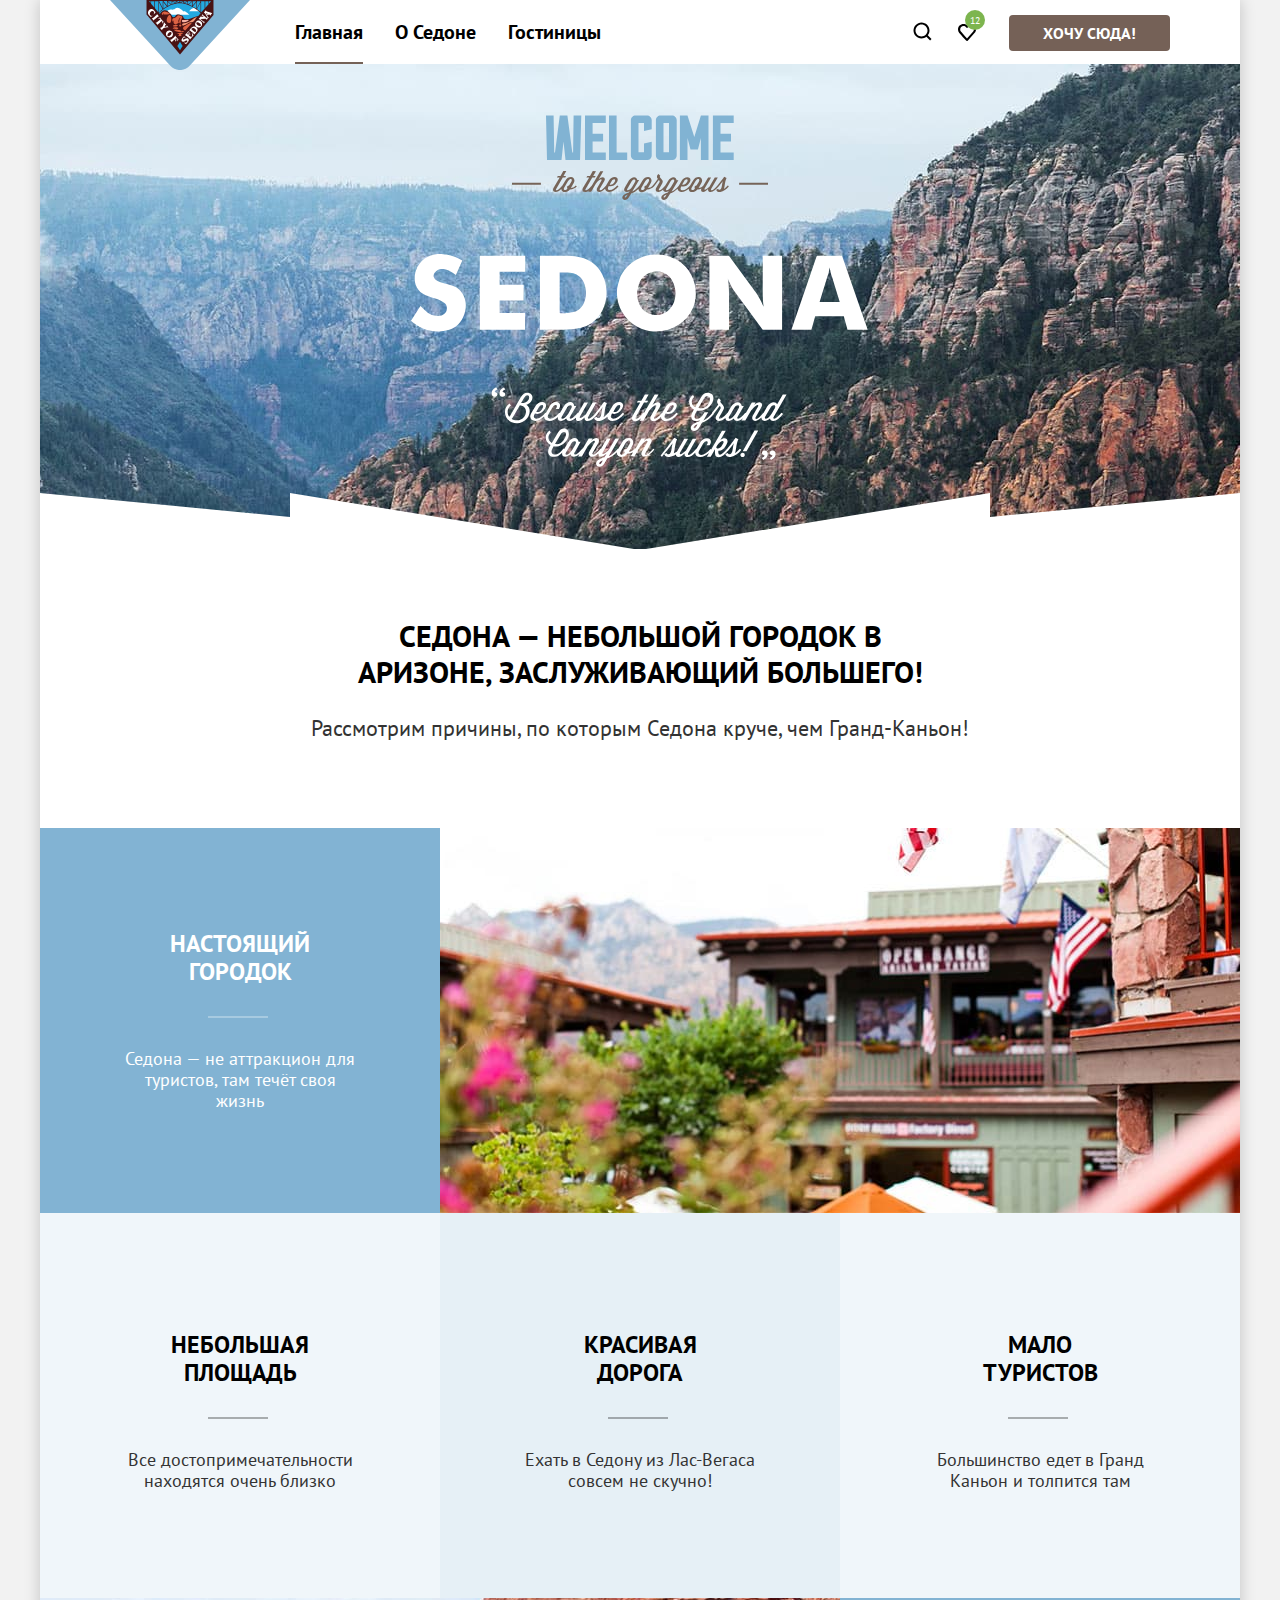
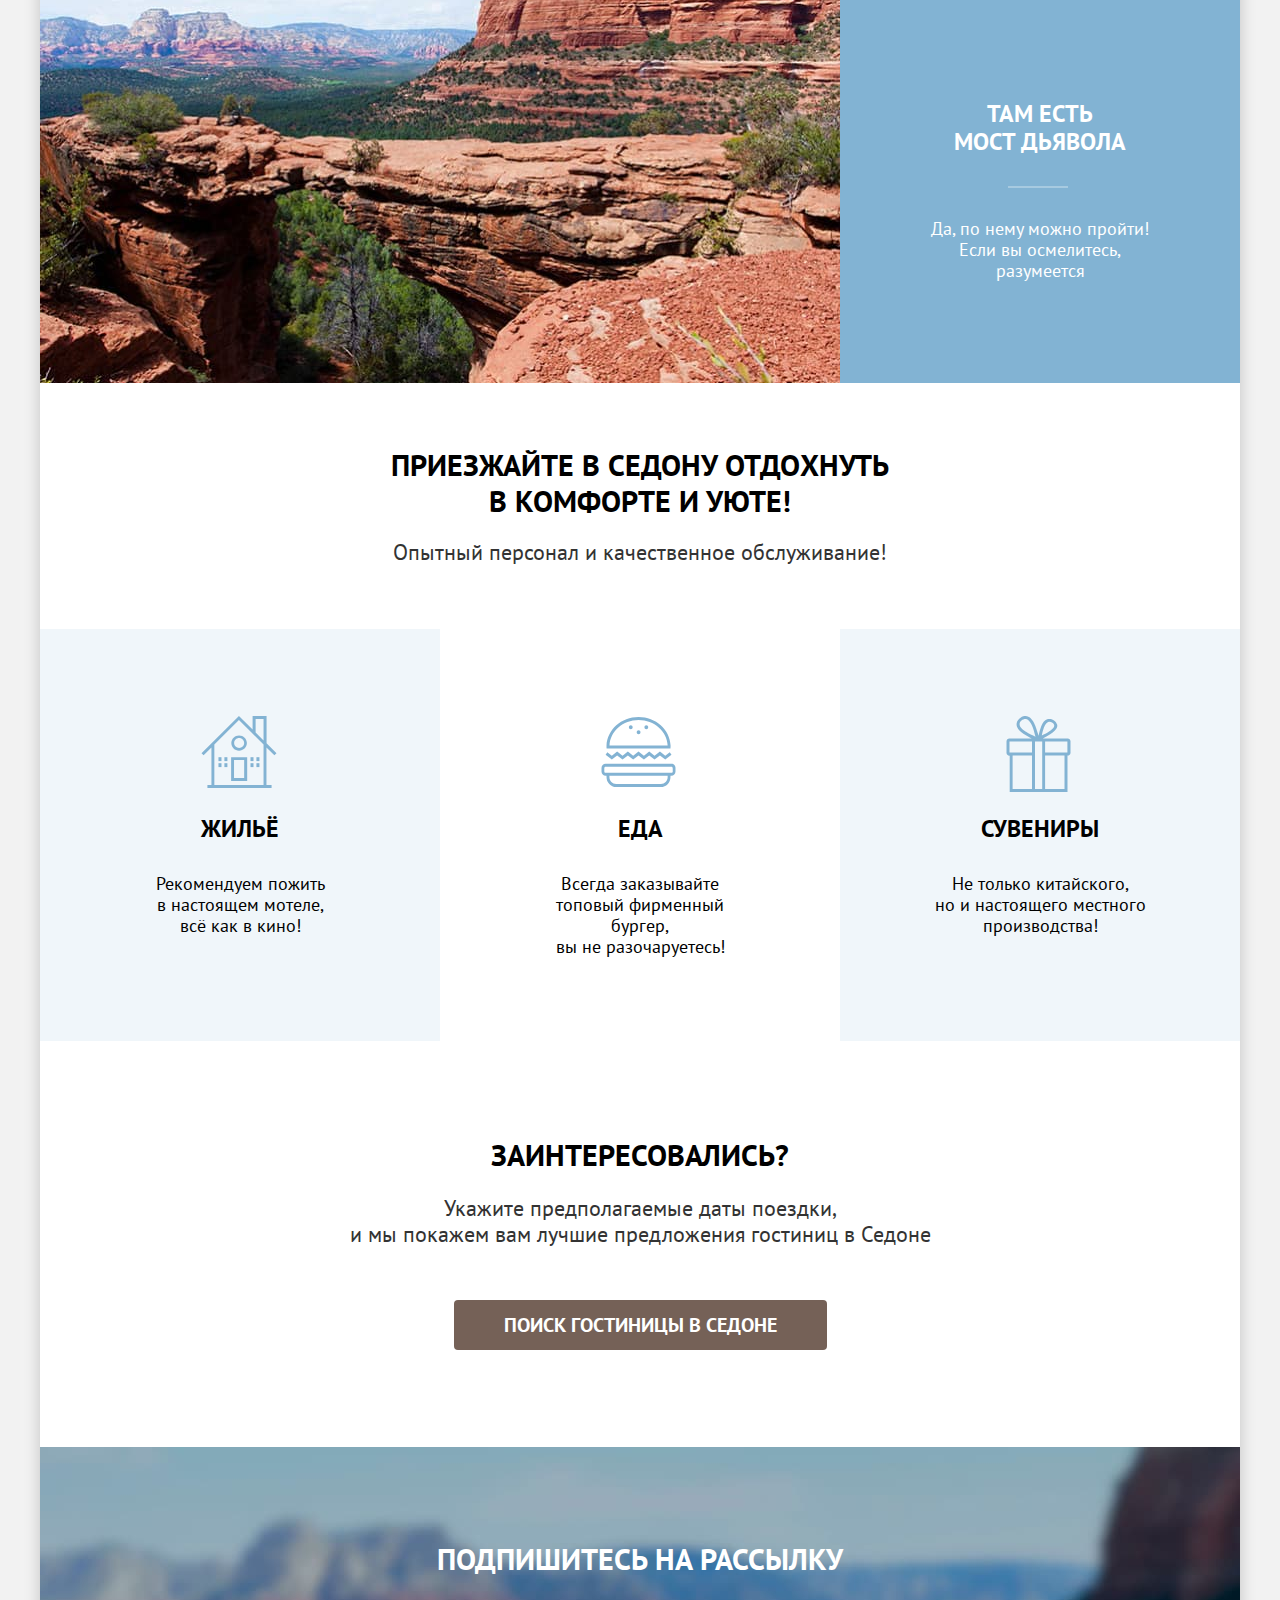
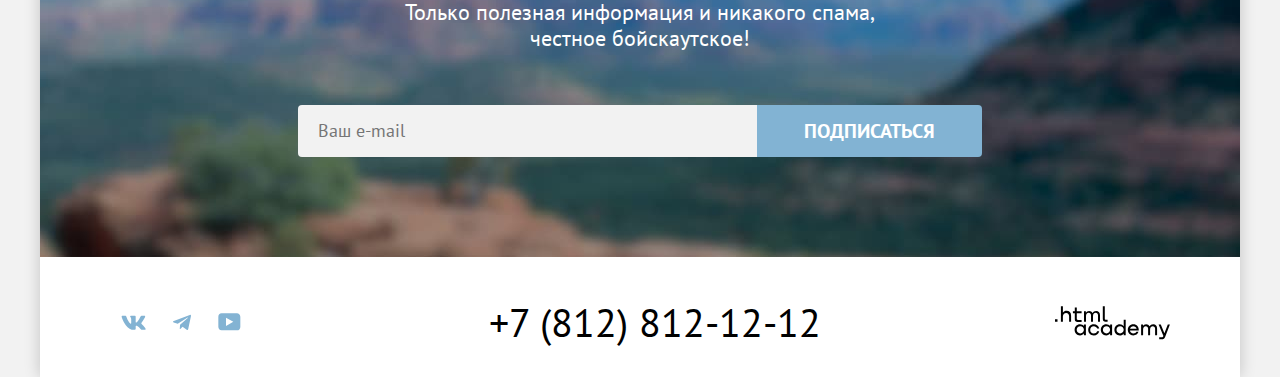
<file: index.html>
<!DOCTYPE html>
<html lang="ru">

  <head>
    <meta charset="utf-8">
    <title>HTML Academy: Седона</title>
    <link rel="stylesheet" href="styles/styles.css">
    <link rel="icon" href="favicon.ico">
    <link rel="icon" type="image/png" sizes="32x32" href="images/favicon.png">
  </head>

  <body>
    <div class="wrapper">
      <header class="page-header" data-test="header">
        <a class="navigation-logo" href="#">
          <img class="page-header-logo" src="images/header/logo.svg" alt="Логотип города Седона" width="140"
            height="70">
        </a>
        <nav class="navigation">
          <ul class="navigation-list">
            <li class="navigation-item">
              <a class="navigation-link navigation-link-current" href="#">Главная</a>
            </li>
            <li class="navigation-item">
              <a class="navigation-link" href="#">О Седоне</a>
            </li>
            <li class="navigation-item">
              <a class="navigation-link" href="catalog.html">Гостиницы</a>
            </li>
          </ul>
          <ul class="navigation-user">
            <li class="navigation-user-item">
              <a class="navigation-user-link" href="#">
                <svg class="navigation-icon" aria-hidden="true" focusable="false" xmlns="http://www.w3.org/2000/svg"
                  width="20" height="20" fill="none" viewBox="0 0 20 20">
                  <path fill="#000"
                    d="m18.5 17.008-3.7-3.68c1-1.292 1.7-2.983 1.7-4.872C16.5 4.08 12.9.5 8.5.5s-8 3.68-8 8.055c0 4.376 3.6 7.956 8 7.956 1.8 0 3.5-.597 4.9-1.69l3.7 3.679 1.4-1.492Zm-10-2.486c-3.3 0-6-2.685-6-5.967 0-3.282 2.7-5.967 6-5.967s6 2.685 6 5.967c0 3.282-2.7 5.967-6 5.967Z" />
                </svg>
                <span class="visually-hidden">Поиск</span>
              </a>
            </li>
            <li class="navigation-user-item">
              <a class="navigation-user-link" href="#">
                <svg class="navigation-icon" aria-hidden="true" focusable="false" xmlns="http://www.w3.org/2000/svg"
                  width="18" height="17" fill="none" viewBox="0 0 18 17">
                  <path fill="#000"
                    d="M8.9 17c-.3 0-.6-.1-.8-.4-5.4-6.1-6.7-7.5-7-7.9C.4 7.8 0 6.6 0 5.4 0 2.4 2.4 0 5.5 0 6.8 0 8 .5 9 1.3 10 .5 11.3 0 12.5 0c3 0 5.5 2.4 5.5 5.4 0 1.3-.5 2.5-1.3 3.4l-7 7.9c-.2.2-.4.3-.8.3Zm-6-9.5c.3.4 3.5 4 6.1 6.9l6.2-7c.5-.5.7-1.2.7-2 0-1.8-1.5-3.3-3.3-3.3-1 0-2 .5-2.7 1.3-.3.3-.6.4-.9.4-.3 0-.6-.2-.8-.4-.7-.8-1.7-1.3-2.7-1.3-1.8 0-3.3 1.5-3.3 3.3-.1.9.3 1.6.7 2.1-.1 0-.1 0 0 0Z" />
                </svg>
                <span class="visually-hidden">Избранное</span>
                <span class="favorites-icon">12</span>
              </a>
            </li>
            <li class="navigation-user-item">
              <a class="header-button" href="#search">Хочу сюда!</a>
            </li>
          </ul>
        </nav>
      </header>

      <main class="main-container main-index" data-test="main">
        <div class="page-container">
          <section class="hero" data-test="hero">
            <h1 class="visually-hidden">Седона - городок в Аризоне</h1>
            <img class="hero-img" src="images/welcome.svg"
              alt="Welcome to the gorgeous Sedona, because the Grand Canyon sucks!">
            <img class="hero-ladder" src="images/ladder.svg" alt="ladder">
          </section>
          <section class="advantages" data-test="advantages">
            <h2 class="visually-hidden">Преимущества</h2>
            <p class="lead">Седона — небольшой городок в Аризоне, заслуживающий большего!</p>
            <p class="lead-description">Рассмотрим причины, по которым Седона круче, чем Гранд-Каньон!</p>
            <ul class="advantages-list">
              <li class="advantages-item advantages-item-wide">
                <div class="advanteges-container">
                  <h3 class="advantages-title">Настоящий городок</h3>
                  <p class="advantages-description">Седона — не аттракцион для туристов, там течёт своя жизнь</p>
                </div>
                <img class="advantages-img" src="images/advantage/photo-1.jpg" alt="Дома на фоне гор" width="800"
                  height="385">
              </li>
              <li class="advantages-item">
                <div class="advanteges-container">
                  <h3 class="advantages-title advantages-title-subject">Небольшая площадь</h3>
                  <p class="advantages-description">Все достопримечательности находятся очень близко</p>
                </div>
              </li>
              <li class="advantages-item">
                <div class="advanteges-container">
                  <h3 class="advantages-title advantages-title-subject">Красивая дорога</h3>
                  <p class="advantages-description">Ехать в Седону из Лас-Вегаса совсем не скучно!</p>
                </div>
              </li>
              <li class="advantages-item">
                <div class="advanteges-container">
                  <h3 class="advantages-title advantages-title-subject">Мало туристов</h3>
                  <p class="advantages-description">Большинство едет в Гранд Каньон и толпится там</p>
                </div>
              </li>
              <li class="advantages-item advantages-item-wide">
                <img class="advantages-img" src="images/advantage/photo-2.jpg" alt="Каньон и горы" width="800"
                  height="385">
                <div class="advanteges-container">
                  <h3 class="advantages-title">Там есть<br> мост дьявола</h3>
                  <p class="advantages-description">Да, по нему можно пройти! Если вы осмелитесь, разумеется</p>
                </div>
              </li>
            </ul>
          </section>
          <section class="services">
            <h2 class="visually-hidden">Сервис</h2>
            <p class="services-lead">Приезжайте в Седону отдохнуть в комфорте и уюте!</p>
            <p class="services-lead-description">Опытный персонал и качественное обслуживание!</p>
            <ul class="services-list">
              <li class="services-item services-item-housing">
                <img class="services-img" src="images/advantage/housing.svg" alt="housing">
                <h3 class="services-title">Жильё</h3>
                <p class="services-description">Рекомендуем пожить<br> в настоящем мотеле,<br> всё как в кино!</p>
              </li>
              <li class="services-item services-item-food">
                <img class="services-img" src="images/advantage/food.svg" alt="food">
                <h3 class="services-title">Еда</h3>
                <p class="services-description">Всегда заказывайте<br> топовый фирменный бургер,<br> вы не
                  разочаруетесь!</p>
              </li>
              <li class="services-item services-item-souvenirs">
                <img class="services-img" src="images/advantage/souvenirs.svg" alt="souvenirs">
                <h3 class="services-title">Сувениры</h3>
                <p class="services-description">Не только китайского,<br> но и настоящего местного<br> производства!
                </p>
              </li>
            </ul>
          </section>
          <section class="search" data-test="search" id="search">
            <div class="search-container">
              <h2 class="search-title">Заинтересовались?</h2>
              <p class="search-description">Укажите предполагаемые даты поездки,<br> и мы покажем вам лучшие предложения
                гостиниц в Седоне</p>
              <a class="search-button" href="#">поиск гостиницы в седоне</a>
            </div>
          </section>
          <section class="subscribe subscribe-theme-custom" data-test="subscribe">
            <h2 class="subscribe-title">Подпишитесь на рассылку</h2>
            <p class="subscribe-description">Только полезная информация и никакого спама, честное бойскаутское!</p>
            <form class="subscribe-form" action="https://echo.htmlacademy.ru/" method="post">
              <p class="subscribe-form-name">
                <label class="visually-hidden" for="user-email">Ваш e-mail</label>
                <input type="text" id="user-email" name="user-email" placeholder="Ваш e-mail" required>
                <button class="subscribe-button" type="submit">Подписаться</button>
              </p>
            </form>
          </section>
        </div>
      </main>

      <footer class="page-footer" data-test="footer">
        <ul class="footer-social-list">
          <li class="footer-social-item">
            <a class="footer-social-link" href="https://vk.com/htmlacademy">
              <span class="visually-hidden">Vkontakte</span>
              <svg xmlns="http://www.w3.org/2000/svg" width="25" height="15" fill="none" viewBox="0 0 25 15">
                <path fill="currentColor" fill-rule="evenodd"
                  d="M24.116 1.804c.166-.546 0-.948-.795-.948h-2.625c-.668 0-.976.347-1.143.73 0 0-1.335 3.196-3.226 5.272-.612.602-.89.793-1.224.793-.167 0-.418-.19-.418-.738V1.804c0-.656-.184-.948-.74-.948H9.817c-.417 0-.668.304-.668.593 0 .621.946.765 1.043 2.513V7.76c0 .833-.153.984-.487.984-.89 0-3.055-3.21-4.34-6.885-.249-.715-.5-1.003-1.172-1.003H1.566c-.75 0-.9.347-.9.73 0 .682.89 4.07 4.145 8.551 2.17 3.06 5.225 4.72 8.008 4.72 1.67 0 1.875-.369 1.875-1.004V11.54c0-.737.158-.884.687-.884.39 0 1.057.192 2.615 1.667 1.78 1.75 2.073 2.533 3.075 2.533h2.625c.75 0 1.126-.368.91-1.096-.238-.724-1.088-1.775-2.215-3.022-.612-.71-1.53-1.475-1.809-1.858-.389-.49-.278-.71 0-1.147 0 0 3.2-4.426 3.533-5.929h.001Z"
                  clip-rule="evenodd" />
              </svg>
            </a>
          </li>
          <li class="footer-social-item">
            <a class="footer-social-link" href="https://t.me/htmlacademy">
              <span class="visually-hidden">Telegram</span>
              <svg xmlns="http://www.w3.org/2000/svg" width="18" height="16" fill="none" viewBox="0 0 18 16">
                <path fill="currentColor"
                  d="M16.785.956.84 7.104C-.248 7.541-.24 8.148.64 8.42l4.094 1.277 9.472-5.976c.448-.272.857-.126.52.173l-7.673 6.925H7.05l.002.001-.283 4.22c.414 0 .597-.19.829-.414l1.988-1.934 4.136 3.055c.762.42 1.31.205 1.5-.706l2.715-12.795c.278-1.114-.425-1.618-1.153-1.29Z" />
              </svg>
            </a>
          <li class="footer-social-item">
            <a class="footer-social-link" href="https://www.youtube.com/user/htmlacademyru">
              <span class="visually-hidden">Youtube</span>
              <svg xmlns="http://www.w3.org/2000/svg" width="23" height="18" fill="none" viewBox="0 0 23 18">
                <path fill="currentColor"
                  d="M18.94.356H3.507C1.647.356.333 1.95.333 3.756V13.85c0 1.913 1.314 3.506 3.174 3.506H19.16c1.642 0 3.174-1.593 3.174-3.4v-10.2c-.219-1.806-1.532-3.4-3.393-3.4ZM7.995 12.894V4.819l7.333 4.037-7.333 4.038Z" />
              </svg>
            </a>
          </li>
        </ul>
        <a class="footer-phone" href="tel:+78128121212">+7 (812) 812-12-12</a>
        <a class="copyright" href="https://htmlacademy.ru/">
          <span class="visually-hidden">Логотип htmlacademy</span>
          <svg xmlns="http://www.w3.org/2000/svg" width="115" height="34" fill="none" viewBox="0 0 115 34">
            <path fill="currentColor"
              d="M0 13.256v2.6h2.5v-2.6H0ZM11.6 4.856c-1.6 0-2.8.7-3.6 1.7h-.1v-6.2h-2v15.5h2v-5.3c0-2.1 1.3-3.6 3.3-3.6 1.8 0 2.9 1.4 2.9 3.2v5.7h2v-6.1c.1-3-1.8-4.9-4.5-4.9ZM26.6 5.156h-4.8v-3.7h-2v3.8h-1.9v2h1.9v6c0 1.7 1 2.7 2.7 2.7h4.1v-2h-3.7c-.7 0-1.1-.4-1.1-1.1v-5.7h4.8v-2ZM41.1 4.956c-1.6 0-2.9.8-3.5 2.1h-.1c-.6-1.2-1.8-2.1-3.4-2.1-1.4 0-2.5.8-3.1 1.8h-.1v-1.6H29v10.6h2v-5.4c0-2 1-3.5 2.6-3.5 1.5 0 2.4 1 2.4 2.6v6.3h2v-5.6c0-2.4 1.4-3.3 2.6-3.3 1.5 0 2.4 1 2.4 2.6v6.3h2v-6.5c.1-2.5-1.4-4.3-3.9-4.3ZM47.8 13.056c0 1.7 1 2.7 2.8 2.7h2v-2h-1.7c-.7 0-1.1-.4-1.1-1.1V.356h-2v12.7ZM28.9 20.056c-.9-1.1-2.2-1.8-3.9-1.8-3.1 0-5.4 2.3-5.4 5.6s2.3 5.6 5.4 5.6c1.8 0 3-.8 3.8-1.9h.1v1.6h2v-10.6h-2v1.5Zm-3.6 7.4c-2.2 0-3.6-1.6-3.6-3.6s1.4-3.6 3.6-3.6 3.6 1.6 3.6 3.6c0 1.9-1.4 3.6-3.6 3.6ZM44.2 22.356c-.5-2.4-2.6-4.1-5.4-4.1-3.4 0-5.6 2.5-5.6 5.6 0 3.1 2.2 5.6 5.6 5.6 2.8 0 4.9-1.8 5.4-4.2h-2.1c-.4 1.3-1.7 2.3-3.3 2.3-2.2 0-3.6-1.6-3.6-3.6s1.4-3.6 3.6-3.6c1.6 0 2.8 1 3.3 2.2h2.1v-.2ZM55.1 20.056c-.9-1.1-2.2-1.8-3.9-1.8-3.1 0-5.4 2.3-5.4 5.6s2.3 5.6 5.4 5.6c1.8 0 3-.8 3.8-1.9h.1v1.6h2v-10.6h-2v1.5Zm-3.6 7.4c-2.2 0-3.6-1.6-3.6-3.6s1.4-3.6 3.6-3.6 3.6 1.6 3.6 3.6c0 1.9-1.5 3.6-3.6 3.6ZM68.7 20.156c-.9-1.1-2.2-1.9-3.9-1.9-3.1 0-5.4 2.3-5.4 5.6s2.2 5.6 5.4 5.6c1.7 0 3-.8 3.8-1.8h.1v1.5h2v-15.4h-2v6.4Zm-3.6 7.3c-2.2 0-3.6-1.6-3.6-3.6s1.4-3.6 3.6-3.6 3.6 1.6 3.6 3.6c-.1 2-1.5 3.6-3.6 3.6ZM78.3 18.256c-3.3 0-5.5 2.5-5.5 5.6 0 3 2.1 5.6 5.5 5.6 2.5 0 4.5-1.3 5.2-3.6h-2.1c-.5 1-1.6 1.6-3 1.6-1.9 0-3.3-1.3-3.4-2.9h8.8c.2-3.6-2-6.3-5.5-6.3Zm0 1.9c1.7 0 3 1 3.3 2.6h-6.5c.3-1.5 1.5-2.6 3.2-2.6ZM98.2 18.256c-1.6 0-2.9.8-3.6 2h-.1c-.6-1.2-1.8-2-3.4-2-1.4 0-2.5.7-3.1 1.8v-1.5h-1.9v10.6h2v-5.4c0-2 1-3.4 2.6-3.5 1.5 0 2.4 1 2.4 2.6v6.3h2v-5.6c0-2.4 1.4-3.3 2.6-3.3 1.5 0 2.4 1 2.4 2.6v6.3h2v-6.5c.1-2.6-1.4-4.4-3.9-4.4ZM109.4 27.356l-3.6-8.9h-2.2l4.8 11.6c-.3.9-.7 1.2-1.7 1.2h-2.5v2h2.5c1.8 0 2.8-.8 3.5-2.6l4.7-12.2h-2.1l-3.4 8.9Z" />
          </svg>
        </a>
      </footer>
    </div>

    <div class="modal-container modal-container-close">
      <div class="modal modal-search">
        <button class="modal-close-button" type="button">
          <span class="visually-hidden">Закрыть</span>
        </button>
        <section class="modal-content">
          <h2 class="modal-title">Поиск гостиницы в Седоне</h2>
          <form class="search-form" action="https://echo.htmlacademy.ru/" method="post">
            <p class="field-group">
              <label class="form-label form-label-in" for="check-in-date">Дата Заезда:</label>
              <input class="form-field calendar-field" type="text" id="check-in-date" name="check-in-date"
                value="27 апреля 2020" placeholder="Укажите дату" required>
              <span class="form-message form-message-error">Мы не можем отправить вас в прошлое.</span>
            </p>
            <p class="field-group">
              <label class="form-label form-label-out" for="check-out-date">Дата Выезда:</label>
              <input class="form-field calendar-field" type="text" id="check-out-date" name="check-out-date"
                value="1 сентября 2023" placeholder="Укажите дату" required>
              <span class="form-message">На эти даты есть свободные номера. Пока есть.</span>
            </p>
            <div class="number-field-count">
              <p class="field-group">
                <label class="form-label form-label-adults" for="adults">Взрослые:</label>
                <button class="number-field-min" type="button">
                  <svg xmlns="http://www.w3.org/2000/svg" width="14" height="2" fill="none">
                    <path fill="" fill-opacity="" d="M0 0v2h14V0H0Z" />
                  </svg>
                </button>
                <input class="form-field number-field" type="number" id="adults" name="adults" value="2">
                <button class="number-field-max" type="button">
                  <svg xmlns="http://www.w3.org/2000/svg" width="14" height="14" fill="none">
                    <path fill="" fill-opacity="" d="M14 6H8V0H6v6H0v2h6v6h2V8h6V6Z" />
                  </svg>
                </button>
              </p>
              <p class="field-group">
                <label class="form-label form-label-children" for="children">Дети:</label>
                <span class="tooltip">
                  <button class="tooltip-toggle" type="button"></button>
                  <span class="tooltip-text">Укажите количество детей, которые будут с вами, возраст которых от 6 до 18
                    лет. Дети до 6 лет размещаются бесплатно.</span>
                </span>
                <button class="number-field-min" type="button">
                  <svg xmlns="http://www.w3.org/2000/svg" width="14" height="2" fill="none">
                    <path fill="" fill-opacity="" d="M0 0v2h14V0H0Z" />
                  </svg>
                </button>
                <input class="form-field number-field" type="number" id="children" name="children" value="2">
                <button class="number-field-max" type="button">
                  <svg xmlns="http://www.w3.org/2000/svg" width="14" height="14" fill="none">
                    <path fill="" fill-opacity="" d="M14 6H8V0H6v6H0v2h6v6h2V8h6V6Z" />
                  </svg>
                </button>
              </p>
            </div>
            <button class="modal-search-btn" type="button">Найти</button>
          </form>
        </section>
      </div>
    </div>

  </body>

</html>
</file>
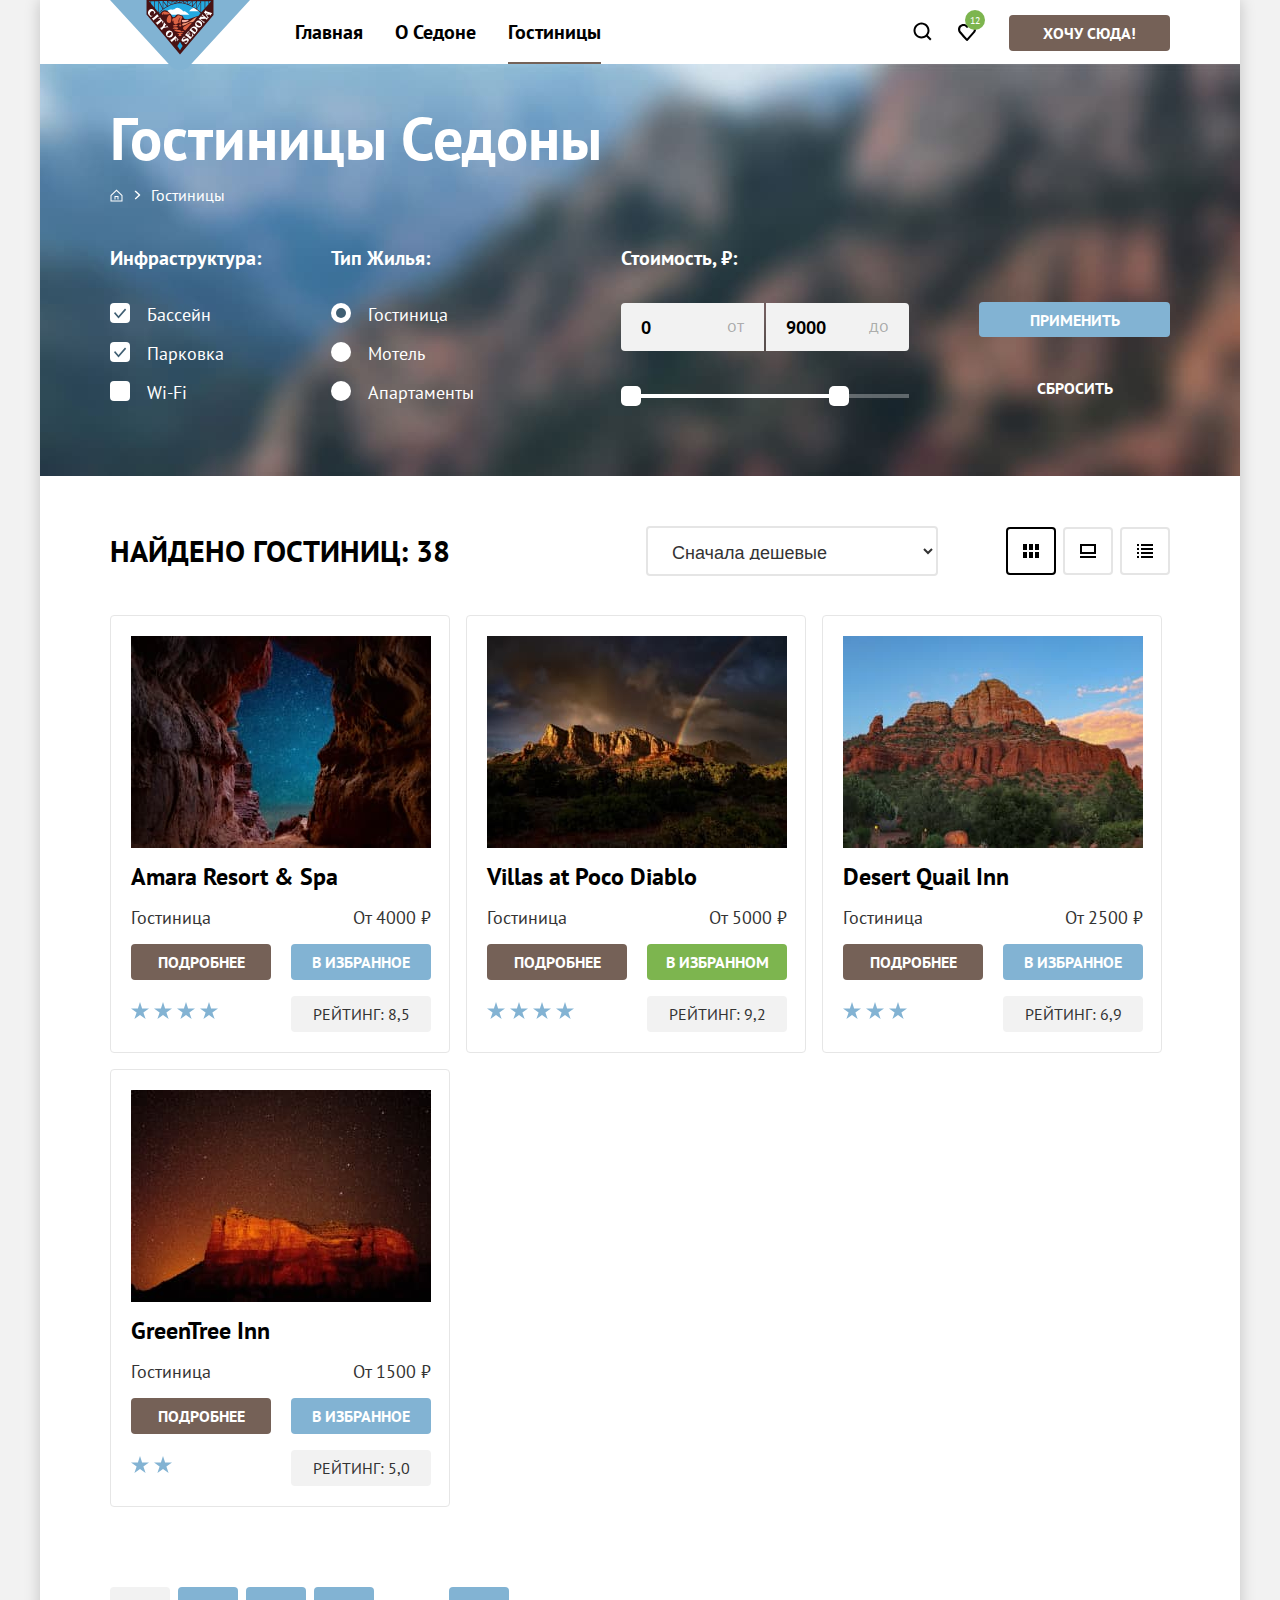
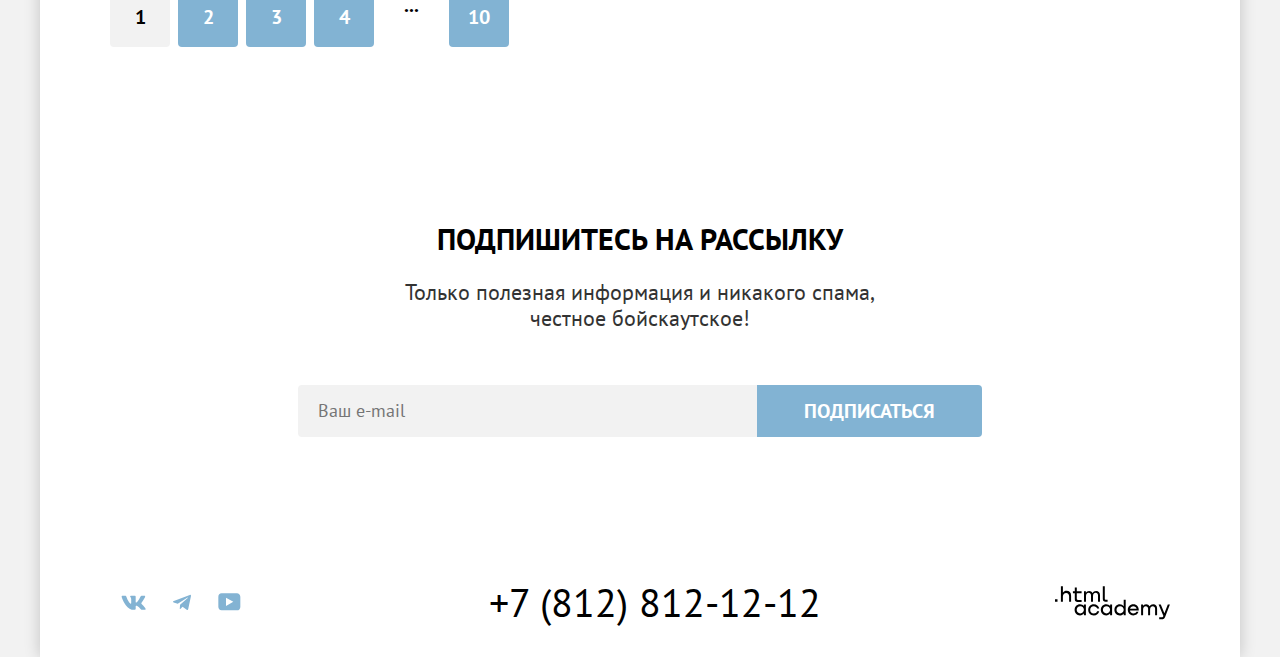
<file: catalog.html>
<!DOCTYPE html>
<html lang="ru">

  <head>
    <meta charset="UTF-8">
    <title>Каталог</title>
    <link rel="stylesheet" href="styles/styles.css">
    <link rel="icon" href="favicon.ico">
    <link rel="icon" type="image/png" sizes="32x32" href="images/favicon.png">
  </head>

  <body>
    <div class="wrapper">
      <header class="page-header" data-test="header">
        <a class="navigation-logo" href="index.html">
          <img class="page-header-logo" src="images/header/logo.svg" alt="Логотип города Седона" width="140" height="70">
        </a>
        <nav class="navigation">
          <ul class="navigation-list">
            <li class="navigation-item">
              <a class="navigation-link" href="index.html">Главная</a>
            </li>
            <li class="navigation-item">
              <a class="navigation-link" href="#">О Седоне</a>
            </li>
            <li class="navigation-item">
              <a class="navigation-link navigation-link-current" href="#">Гостиницы</a>
            </li>
          </ul>
          <ul class="navigation-user">
            <li class="navigation-user-item">
              <a class="navigation-user-link" href="#">
                <svg class="navigation-icon" aria-hidden="true" focusable="false" xmlns="http://www.w3.org/2000/svg" width="20"
                  height="20" fill="none" viewBox="0 0 20 20">
                  <path fill="#000"
                    d="m18.5 17.008-3.7-3.68c1-1.292 1.7-2.983 1.7-4.872C16.5 4.08 12.9.5 8.5.5s-8 3.68-8 8.055c0 4.376 3.6 7.956 8 7.956 1.8 0 3.5-.597 4.9-1.69l3.7 3.679 1.4-1.492Zm-10-2.486c-3.3 0-6-2.685-6-5.967 0-3.282 2.7-5.967 6-5.967s6 2.685 6 5.967c0 3.282-2.7 5.967-6 5.967Z" />
                </svg>
                <span class="visually-hidden">Поиск</span>
              </a>
            </li>
            <li class="navigation-user-item">
              <a class="navigation-user-link" href="#">
                <svg class="navigation-icon" aria-hidden="true" focusable="false" xmlns="http://www.w3.org/2000/svg" width="18"
                  height="17" fill="none" viewBox="0 0 18 17">
                  <path fill="#000"
                    d="M8.9 17c-.3 0-.6-.1-.8-.4-5.4-6.1-6.7-7.5-7-7.9C.4 7.8 0 6.6 0 5.4 0 2.4 2.4 0 5.5 0 6.8 0 8 .5 9 1.3 10 .5 11.3 0 12.5 0c3 0 5.5 2.4 5.5 5.4 0 1.3-.5 2.5-1.3 3.4l-7 7.9c-.2.2-.4.3-.8.3Zm-6-9.5c.3.4 3.5 4 6.1 6.9l6.2-7c.5-.5.7-1.2.7-2 0-1.8-1.5-3.3-3.3-3.3-1 0-2 .5-2.7 1.3-.3.3-.6.4-.9.4-.3 0-.6-.2-.8-.4-.7-.8-1.7-1.3-2.7-1.3-1.8 0-3.3 1.5-3.3 3.3-.1.9.3 1.6.7 2.1-.1 0-.1 0 0 0Z" />
                </svg>
                <span class="visually-hidden">Избранное</span>
                <span class="favorites-icon">12</span>
              </a>
            </li>
            <li class="navigation-user-item">
              <a class="header-button" href="#search">Хочу сюда!</a>
            </li>
          </ul>
        </nav>
      </header>

      <main class="main-container main-inner" data-test="main">
        <section class="filter">
          <h1 class="filter-page-title">Гостиницы Седоны</h1>
          <ul class="breadcrumbs list-reset">
            <li class="breadcrumbs-item">
              <a class="breadcrumbs-link breadcrumbs-link-home" href="index.html">
                <span class="visually-hidden">Главная</span>
              </a>
            </li>
            <li class="breadcrumbs-item">
              <a class="breadcrumbs-link breadcrumbs-link-current">Гостиницы</a>
            </li>
          </ul>
          <form class="filter-form" action="https://echo.htmlacademy.ru/" method="get">
            <fieldset class="filter-group filter-group-check">
              <legend class="filter-title">Инфраструктура:</legend>
              <ul class="filter-list list-reset">
                <li class="filter-item">
                  <input class="filter-control-input" id="pool" name="pool" type="checkbox" checked="">
                  <label class="filter-control-label" for="pool">Бассейн</label>
                </li>
                <li class="filter-item">
                  <input class="filter-control-input" id="parking" name="parking" type="checkbox" checked="">
                  <label class="filter-control-label" for="parking">Парковка</label>
                </li>
                <li class="filter-item">
                  <input class="filter-control-input" id="wi-fi" name="wi-fi" type="checkbox">
                  <label class="filter-control-label" for="wi-fi">Wi-Fi</label>
                </li>
              </ul>
            </fieldset>
            <fieldset class="filter-group filter-group-radio">
              <legend class="filter-title">Тип Жилья:</legend>
              <ul class="filter-list list-reset">
                <li class="filter-item">
                  <input class="filter-control-input" id="hotel" name="hotel-group" type="radio" value="hotel" checked="">
                  <label class="filter-control-label" for="hotel">Гостиница</label>
                </li>
                <li class="filter-item">
                  <input class="filter-control-input" id="motel" name="hotel-group" type="radio" value="motel">
                  <label class="filter-control-label" for="motel">Мотель</label>
                </li>
                <li class="filter-item">
                  <input class="filter-control-input" id="apartments" name="hotel-group" type="radio" value="apartments">
                  <label class="filter-control-label" for="apartments">Апартаменты</label>
                </li>
              </ul>
            </fieldset>
            <fieldset class="filter-group filter-group-range">
              <legend class="filter-title">Стоимость, ₽:</legend>

              <div class="filter-range-container">
                <div class="filter-range-change">
                  <div class="filter-range-item">
                    <input class="form-input filter-range-input filter-range-input-min" id="min" name="min-price" type="number"
                      placeholder="0" value="0" min="0" max="9000">
                    <label for="min">от</label>
                  </div>
                  <div class="filter-range-item">
                    <input class="form-input filter-range-input filter-range-input-max" id="max" name="max-price" type="number"
                      placeholder="9000" value="9000" min="0" max="9000">
                    <label for="max">до</label>
                  </div>
                </div>
                <div class="filter-toggle">
                  <button class="filter-toggle-item filter-toggle-item-min" type="button">
                    <span class="visually-hidden">Изменить минимальную цену</span>
                  </button>
                  <button class="filter-toggle-item filter-toggle-item-max" type="button">
                    <span class="visually-hidden">Изменить максимальную цену</span>
                  </button>
                </div>
              </div>
            </fieldset>
            <div class="filter-button">
              <button class="button button-light filter-submit" type="submit">Применить</button>
              <button class="button button-transparent filter-reset" type="reset">Сбросить</button>
            </div>
          </form>
        </section>
        <section class="catalog-filter-product" data-test="filter">
          <div class="catalog-filter-container">
            <p class="catalog-filter-found">
              Найдено гостиниц:
              <span class="catalog-filter-result">38</span>
            </p>
            <select class="catalog-select-control" aria-label="Сортировка">
              <option value="popular">Сначала дешевые</option>
            </select>
            <div class="filter-sorting-container">
              <a class="catalog-filter-sorting catalog-filter-sorting-aktive" href="#">
                <svg xmlns="http://www.w3.org/2000/svg" width="16" height="14" fill="none" viewBox="0 0 16 14">
                  <path fill="#000" d="M4 0H0v6h4V0ZM16 0h-4v6h4V0ZM10 0H6v6h4V0ZM4 8H0v6h4V8ZM16 8h-4v6h4V8ZM10 8H6v6h4V8Z" />
                </svg>
                <span class="visually-hidden">таблица</span>
              </a>
              <a class="catalog-filter-sorting" href="#">
                <svg xmlns="http://www.w3.org/2000/svg" width="16" height="14" fill="none" viewBox="0 0 16 14">
                  <path fill="#000" d="M16 12H0v2h16v-2ZM14 2v6H2V2h12Zm2-2H0v10h16V0Z" />
                </svg>
                <span class="visually-hidden">Слайды</span>
              </a>
              <a class="catalog-filter-sorting" href="#">
                <svg xmlns="http://www.w3.org/2000/svg" width="16" height="14" fill="none" viewBox="0 0 16 14">
                  <path fill="#000"
                    d="M2 0H0v2h2V0ZM16 0H4v2h12V0ZM2 4H0v2h2V4ZM16 4H4v2h12V4ZM2 8H0v2h2V8ZM16 8H4v2h12V8ZM2 12H0v2h2v-2ZM16 12H4v2h12v-2Z" />
                </svg>
                <span class="visually-hidden">Список</span>
              </a>
            </div>
          </div>
          <ul class="product-list">
            <li class="product-card">
              <a class="product-card-link" href="#">
                <img class="product-card-image" src="images/catalog/hotel-1.jpg" alt="Гостиница Amara Resort & Spa" width="300"
                  height="212">
                <h3 class="product-card-title">Amara Resort & Spa</h3>
              </a>
              <p class="product-card-item">Гостиница</p>
              <p class="product-card-price">От 4000 ₽</p>
              <a class="product-card-button" href="#">Подробнее</a>
              <a class="product-card-button button-basic" href="#">В избранное</a>
              <div class="rating-starbox">
                <img class="rating-star" src="images/catalog/star.svg" width="18" height="17" alt="звезда">
                <img class="rating-star" src="images/catalog/star.svg" width="18" height="17" alt="звезда">
                <img class="rating-star" src="images/catalog/star.svg" width="18" height="17" alt="звезда">
                <img class="rating-star" src="images/catalog/star.svg" width="18" height="17" alt="звезда">
              </div>
              <p class="raiting">Рейтинг: 8,5</p>
            </li>
            <li class="product-card">
              <a class="product-card-link" href="#">
                <img class="product-card-image" src="images/catalog/hotel-2.jpg" alt="Гостиница Villas at Poco Diablo" width="300"
                  height="212">
                <h3 class="product-card-title">Villas at Poco Diablo</h3>
              </a>
              <p class="product-card-item">Гостиница</p>
              <p class="product-card-price">От 5000 ₽</p>
              <a class="product-card-button" href="#">Подробнее</a>
              <a class="product-card-button button-selected" href="#">В избранном</a>
              <div class="rating-starbox">
                <img class="rating-star" src="images/catalog/star.svg" width="18" height="17" alt="звезда">
                <img class="rating-star" src="images/catalog/star.svg" width="18" height="17" alt="звезда">
                <img class="rating-star" src="images/catalog/star.svg" width="18" height="17" alt="звезда">
                <img class="rating-star" src="images/catalog/star.svg" width="18" height="17" alt="звезда">
              </div>
              <p class="raiting">Рейтинг: 9,2</p>
            </li>
            <li class="product-card">
              <a class="product-card-link" href="#">
                <img class="product-card-image" src="images/catalog/hotel-3.jpg" alt="Гостиница Desert Quail Inn" width="300"
                  height="212">
                <h3 class="product-card-title">Desert Quail Inn</h3>
              </a>
              <p class="product-card-item">Гостиница</p>
              <p class="product-card-price">От 2500 ₽</p>
              <a class="product-card-button " href="#">Подробнее</a>
              <a class="product-card-button button-basic" href="#">В избранное</a>
              <div class="rating-starbox">
                <img class="rating-star" src="images/catalog/star.svg" width="18" height="17" alt="звезда">
                <img class="rating-star" src="images/catalog/star.svg" width="18" height="17" alt="звезда">
                <img class="rating-star" src="images/catalog/star.svg" width="18" height="17" alt="звезда">
              </div>
              <p class="raiting">Рейтинг: 6,9</p>
            </li>
            <li class="product-card">
              <a class="product-card-link" href="#">
                <img class="product-card-image" src="images/catalog/hotel-4.jpg" alt="Гостиница GreenTree Inn" width="300"
                  height="212">
                <h3 class="product-card-title">GreenTree Inn</h3>
              </a>
              <p class="product-card-item">Гостиница</p>
              <p class="product-card-price">От 1500 ₽</p>
              <a class="product-card-button" href="#">Подробнее</a>
              <a class="product-card-button button-basic" href="#">В избранное</a>
              <div class="rating-starbox">
                <img class="rating-star" src="images/catalog/star.svg" width="18" height="17" alt="звезда">
                <img class="rating-star" src="images/catalog/star.svg" width="18" height="17" alt="звезда">
              </div>
              <p class="raiting">Рейтинг: 5,0</p>
            </li>
          </ul>
          <ul class="pagination">
            <li class="pagination-item">
              <a class="pagination-link link-current">1</a>
            </li>
            <li class="pagination-item">
              <a class="pagination-link" href="#">2</a>
            </li>
            <li class="pagination-item">
              <a class="pagination-link" href="#">3</a>
            </li>
            <li class="pagination-item">
              <a class="pagination-link" href="#">4</a>
            <li class="pagination-item">
              <span class="ellipsis">...</span>
            </li>
            <li class="pagination-item">
              <a class="pagination-link" href="#">10</a>
            </li>
          </ul>
        </section>
        <section class="subscribe subscribe-theme" data-test="subscribe">
          <h2 class="subscribe-title subscribe-title-dark">Подпишитесь на рассылку</h2>
          <p class="subscribe-description subscribe-description-dark">
            Только полезная информация и никакого спама, честное бойскаутское!
          </p>
          <form class="subscribe-form" action="https://echo.htmlacademy.ru/" method="post">
            <p class="subscribe-form-name">
              <label class="visually-hidden" for="user-email">Ваш e-mail</label>
              <input type="text" id="user-email" name="user-email" placeholder="Ваш e-mail" required>
              <button class="subscribe-button" type="submit">Подписаться</button>
            </p>
          </form>
        </section>
      </main>

      <footer class="page-footer" data-test="footer">
        <ul class="footer-social-list">
          <li class="footer-social-item">
            <a class="footer-social-link" href="https://vk.com/htmlacademy">
              <span class="visually-hidden">Vkontakte</span>
              <svg xmlns="http://www.w3.org/2000/svg" width="25" height="15" fill="none" viewBox="0 0 25 15">
                <path fill="currentColor" fill-rule="evenodd"
                  d="M24.116 1.804c.166-.546 0-.948-.795-.948h-2.625c-.668 0-.976.347-1.143.73 0 0-1.335 3.196-3.226 5.272-.612.602-.89.793-1.224.793-.167 0-.418-.19-.418-.738V1.804c0-.656-.184-.948-.74-.948H9.817c-.417 0-.668.304-.668.593 0 .621.946.765 1.043 2.513V7.76c0 .833-.153.984-.487.984-.89 0-3.055-3.21-4.34-6.885-.249-.715-.5-1.003-1.172-1.003H1.566c-.75 0-.9.347-.9.73 0 .682.89 4.07 4.145 8.551 2.17 3.06 5.225 4.72 8.008 4.72 1.67 0 1.875-.369 1.875-1.004V11.54c0-.737.158-.884.687-.884.39 0 1.057.192 2.615 1.667 1.78 1.75 2.073 2.533 3.075 2.533h2.625c.75 0 1.126-.368.91-1.096-.238-.724-1.088-1.775-2.215-3.022-.612-.71-1.53-1.475-1.809-1.858-.389-.49-.278-.71 0-1.147 0 0 3.2-4.426 3.533-5.929h.001Z"
                  clip-rule="evenodd" />
              </svg>
            </a>
          </li>
          <li class="footer-social-item">
            <a class="footer-social-link" href="https://t.me/htmlacademy">
              <span class="visually-hidden">Telegram</span>
              <svg xmlns="http://www.w3.org/2000/svg" width="18" height="16" fill="none" viewBox="0 0 18 16">
                <path fill="currentColor"
                  d="M16.785.956.84 7.104C-.248 7.541-.24 8.148.64 8.42l4.094 1.277 9.472-5.976c.448-.272.857-.126.52.173l-7.673 6.925H7.05l.002.001-.283 4.22c.414 0 .597-.19.829-.414l1.988-1.934 4.136 3.055c.762.42 1.31.205 1.5-.706l2.715-12.795c.278-1.114-.425-1.618-1.153-1.29Z" />
              </svg>
            </a>
          <li class="footer-social-item">
            <a class="footer-social-link" href="https://www.youtube.com/user/htmlacademyru">
              <span class="visually-hidden">Youtube</span>
              <svg xmlns="http://www.w3.org/2000/svg" width="23" height="18" fill="none" viewBox="0 0 23 18">
                <path fill="currentColor"
                  d="M18.94.356H3.507C1.647.356.333 1.95.333 3.756V13.85c0 1.913 1.314 3.506 3.174 3.506H19.16c1.642 0 3.174-1.593 3.174-3.4v-10.2c-.219-1.806-1.532-3.4-3.393-3.4ZM7.995 12.894V4.819l7.333 4.037-7.333 4.038Z" />
              </svg>
            </a>
          </li>
        </ul>
        <a class="footer-phone" href="tel:+78128121212">+7 (812) 812-12-12</a>
        <a class="copyright" href="https://htmlacademy.ru/">
          <span class="visually-hidden">Логотип htmlacademy</span>
          <svg xmlns="http://www.w3.org/2000/svg" width="115" height="34" fill="none" viewBox="0 0 115 34">
            <path fill="currentColor"
              d="M0 13.256v2.6h2.5v-2.6H0ZM11.6 4.856c-1.6 0-2.8.7-3.6 1.7h-.1v-6.2h-2v15.5h2v-5.3c0-2.1 1.3-3.6 3.3-3.6 1.8 0 2.9 1.4 2.9 3.2v5.7h2v-6.1c.1-3-1.8-4.9-4.5-4.9ZM26.6 5.156h-4.8v-3.7h-2v3.8h-1.9v2h1.9v6c0 1.7 1 2.7 2.7 2.7h4.1v-2h-3.7c-.7 0-1.1-.4-1.1-1.1v-5.7h4.8v-2ZM41.1 4.956c-1.6 0-2.9.8-3.5 2.1h-.1c-.6-1.2-1.8-2.1-3.4-2.1-1.4 0-2.5.8-3.1 1.8h-.1v-1.6H29v10.6h2v-5.4c0-2 1-3.5 2.6-3.5 1.5 0 2.4 1 2.4 2.6v6.3h2v-5.6c0-2.4 1.4-3.3 2.6-3.3 1.5 0 2.4 1 2.4 2.6v6.3h2v-6.5c.1-2.5-1.4-4.3-3.9-4.3ZM47.8 13.056c0 1.7 1 2.7 2.8 2.7h2v-2h-1.7c-.7 0-1.1-.4-1.1-1.1V.356h-2v12.7ZM28.9 20.056c-.9-1.1-2.2-1.8-3.9-1.8-3.1 0-5.4 2.3-5.4 5.6s2.3 5.6 5.4 5.6c1.8 0 3-.8 3.8-1.9h.1v1.6h2v-10.6h-2v1.5Zm-3.6 7.4c-2.2 0-3.6-1.6-3.6-3.6s1.4-3.6 3.6-3.6 3.6 1.6 3.6 3.6c0 1.9-1.4 3.6-3.6 3.6ZM44.2 22.356c-.5-2.4-2.6-4.1-5.4-4.1-3.4 0-5.6 2.5-5.6 5.6 0 3.1 2.2 5.6 5.6 5.6 2.8 0 4.9-1.8 5.4-4.2h-2.1c-.4 1.3-1.7 2.3-3.3 2.3-2.2 0-3.6-1.6-3.6-3.6s1.4-3.6 3.6-3.6c1.6 0 2.8 1 3.3 2.2h2.1v-.2ZM55.1 20.056c-.9-1.1-2.2-1.8-3.9-1.8-3.1 0-5.4 2.3-5.4 5.6s2.3 5.6 5.4 5.6c1.8 0 3-.8 3.8-1.9h.1v1.6h2v-10.6h-2v1.5Zm-3.6 7.4c-2.2 0-3.6-1.6-3.6-3.6s1.4-3.6 3.6-3.6 3.6 1.6 3.6 3.6c0 1.9-1.5 3.6-3.6 3.6ZM68.7 20.156c-.9-1.1-2.2-1.9-3.9-1.9-3.1 0-5.4 2.3-5.4 5.6s2.2 5.6 5.4 5.6c1.7 0 3-.8 3.8-1.8h.1v1.5h2v-15.4h-2v6.4Zm-3.6 7.3c-2.2 0-3.6-1.6-3.6-3.6s1.4-3.6 3.6-3.6 3.6 1.6 3.6 3.6c-.1 2-1.5 3.6-3.6 3.6ZM78.3 18.256c-3.3 0-5.5 2.5-5.5 5.6 0 3 2.1 5.6 5.5 5.6 2.5 0 4.5-1.3 5.2-3.6h-2.1c-.5 1-1.6 1.6-3 1.6-1.9 0-3.3-1.3-3.4-2.9h8.8c.2-3.6-2-6.3-5.5-6.3Zm0 1.9c1.7 0 3 1 3.3 2.6h-6.5c.3-1.5 1.5-2.6 3.2-2.6ZM98.2 18.256c-1.6 0-2.9.8-3.6 2h-.1c-.6-1.2-1.8-2-3.4-2-1.4 0-2.5.7-3.1 1.8v-1.5h-1.9v10.6h2v-5.4c0-2 1-3.4 2.6-3.5 1.5 0 2.4 1 2.4 2.6v6.3h2v-5.6c0-2.4 1.4-3.3 2.6-3.3 1.5 0 2.4 1 2.4 2.6v6.3h2v-6.5c.1-2.6-1.4-4.4-3.9-4.4ZM109.4 27.356l-3.6-8.9h-2.2l4.8 11.6c-.3.9-.7 1.2-1.7 1.2h-2.5v2h2.5c1.8 0 2.8-.8 3.5-2.6l4.7-12.2h-2.1l-3.4 8.9Z" />
          </svg>
        </a>
      </footer>
    </div>
  </body>

</html>
</file>
<file: styles/styles.css>
@font-face {
  font-family: "PT Sans";
  font-style: normal;
  font-weight: 400;
  src: url("../fonts/ptsans-400.woff2");
  font-display: swap;
}

@font-face {
  font-family: "PT Sans";
  font-style: normal;
  font-weight: 700;
  src: url("../fonts/ptsans-700.woff2");
  font-display: swap;
}

html {
  margin: 0;
  padding: 0;
  height: 100%;
}

body {
  font-family: "PT Sans", sans-serif;
  font-weight: 400;
  font-size: 18px;
  line-height: 21px;
  color: #000000;
  margin: 0;
  padding: 0;
  background: #f2f2f2;
  height: 100%;
}

.visually-hidden {
  position: absolute;
  width: 1px;
  height: 1px;
  margin: -1px;
  padding: 0;
  border: 0;
  clip: rect(0 0 0 0);
  overflow: hidden;
}

.wrapper {
  width: 1200px;
  display: flex;
  flex-direction: column;
  margin: 0 auto;
  min-height: 100%;
  background-color: #ffffff;
  box-shadow: 0 0 15px rgba(0, 0, 0, 0.2);
}

.page-header {
  min-height: 64px;
}

.page-header-logo {
  position: absolute;
  z-index: 1;
  display: block;
  padding-left: 70px;
}

/* HEADER */

.navigation {
  display: flex;
  justify-content: space-between;
  margin: 0 auto;
  padding: 0 70px;
}

.navigation-list {
  display: flex;
  flex-wrap: wrap;
  align-items: center;
  list-style: none;
  padding: 0;
  margin: 0;
  margin-left: 169px;
  width: 500px;
}

.navigation-link {
  display: block;
  font-weight: 700;
  font-size: 20px;
  line-height: 24px;
  text-transform: capitalize;
  text-decoration: none;
  color: #000000;
  padding: 20px 16px;
}

.navigation-link:hover {
  background-color: #83b3d333;
}

.navigation-link:focus {
  box-shadow: inset 0 0 0 4px #82b3d3;
  outline: none;
}

.navigation-link-current {
  position: relative;
}

.navigation-link-current::after {
  position: absolute;
  content: "";
  right: 16px;
  left: 16px;
  bottom: 0;
  height: 2px;
  border-bottom: 2px solid #756257;
}

.navigation-user {
  display: flex;
  flex-wrap: wrap;
  align-content: center;
  list-style: none;
  margin: 0;
  padding: 0;
}

.navigation-user-link {
  padding: 22px 22px;
  margin: 0;
  fill: #000000;
  width: 20px;
  height: 20px;
  position: relative;
}

.navigation-icon {
  position: absolute;
  top: 0;
  right: 0;
  bottom: 0;
  left: 0;
  margin: auto;
  fill: #000000;
}

.notification-badge {
  position: absolute;
  transform: translate(0, -7px);
}

.navigation-user-link:hover {
  background-color: #83b3d333;
}

.navigation-user-link:focus {
  fill: #82b3d3;
  box-shadow: inset 0 0 0 4px #82b3d3;
  outline: none;
}

.header-button {
  font-weight: 700;
  font-size: 16px;
  line-height: 20px;
  text-align: center;
  text-transform: uppercase;
  text-decoration: none;
  color: #ffffff;
  background: #756157;
  border-radius: 4px;
  padding: 8px 34px;
  margin-left: 20px;
}

.header-button:hover {
  background: #615048;
}

.header-button:focus {
  background: #756157;
  outline: none;
}

.header-button:active {
  background: #615048;
  color: rgba(255, 255, 255, 0.3);
}

.favorites-icon {
  position: absolute;
  width: 20px;
  height: 20px;
  left: 20px;
  top: 11px;
  background: #7db54f;
  border-radius: 10px;
  font-size: 10px;
  color: #ffffff;
  text-align: center;
}

/* MAIN */

.main-container {
  flex-grow: 1;
}

.page-container {
  width: 1200px;
  margin: 0 auto;
}

/* HERO */

.hero {
  background: #82b3d3;
  background-image: url("../images/hero.jpg");
  background-repeat: no-repeat;
  position: relative;
  height: 485px;
}

.hero-ladder {
  position: absolute;
  bottom: -1px;
}

.hero-img {
  display: block;
  margin: 0 auto;
  padding: 51px 82px;
}

/* ADVANTAGES */

.lead {
  font-weight: 700;
  font-size: 30px;
  line-height: 36px;
  text-align: center;
  text-transform: uppercase;
  margin: 0;
  padding: 69px 290px 25px;
}

.lead-description {
  font-size: 22px;
  line-height: 26px;
  text-align: center;
  color: #333333;
  margin: 0;
  padding-bottom: 87px;
}

.advantages-list {
  list-style: none;
  text-align: center;
  margin: 0;
  padding: 0;
  width: 100%;
  display: flex;
  flex-direction: row;
  flex-wrap: wrap;
}

.advantages-item {
  background: rgba(131, 179, 211, 0.2);
  color: #333333;
  width: 400px;
  min-height: 385px;
}

.advantages-img {
  background-size: cover;
}

.advantages-item-wide {
  background: #82b3d3;
  color: #ffffff;
  display: flex;
  width: 100%;
}

.advantages-item:nth-child(even) {
  background: rgba(131, 179, 211, 0.12);
  color: #333333;
}

.advantages-title {
  font-weight: 700;
  font-size: 24px;
  line-height: 28px;
  text-transform: uppercase;
  width: 175px;
  margin: 0 auto;
  margin-bottom: 62px;
  position: relative;
}

.advantages-description {
  margin: 0;
}

.advantages-title-subject {
  color: #000000;
  padding-top: 11px;
}

.advanteges-container {
  display: flex;
  flex-direction: column;
  justify-content: center;
  padding: 0 85px;
  height: 100%;
}

.advantages-title::after {
  position: absolute;
  content: "";
  right: 55px;
  left: 55px;
  bottom: -32px;
  height: 2px;
  width: 60px;
  border-bottom: 2px solid rgba(0, 0, 0, 0.3);
}

.advantages-item-wide .advantages-title::after {
  border-bottom: 2px solid rgba(255, 255, 255, 0.3);
}

/* SERVICES */

.services-lead {
  font-weight: 700;
  font-size: 30px;
  line-height: 36px;
  text-align: center;
  text-transform: uppercase;
  margin: 0;
  padding: 64px 347px 20px;
}

.services-lead-description {
  font-size: 22px;
  line-height: 26px;
  text-align: center;
  color: #333333;
  margin: 0;
  padding-bottom: 64px;
}

.services-list {
  list-style: none;
  display: flex;
  flex-wrap: wrap;
  margin: 0;
  padding: 0;
  width: 100%;
  min-height: 385px;
}

.services-item {
  background: rgba(131, 179, 211, 0.12);
  width: 230px;
  padding: 84px 85px;
  position: relative;
}

.services-img {
  position: absolute;
  left: calc(40%);
  top: calc(21%);
}

.services-title {
  font-weight: 700;
  font-size: 24px;
  line-height: 28px;
  text-align: center;
  text-transform: uppercase;
  margin-top: 102px;
}

.services-item-food {
  background-color: #ffffff;
}

.services-description {
  text-align: center;
  margin: 0;
  margin-top: 30px;
}

/* SEARCH */

.search {
  min-height: 406px;
}

.search-container {
  width: 592px;
  margin: 0 auto;
  text-align: center;
  padding-top: 96px;
  padding-bottom: 96px;
}

.search-title {
  font-weight: 700;
  font-size: 30px;
  line-height: 36px;
  text-transform: uppercase;
  margin: 0;
}

.search-description {
  font-weight: 400;
  font-size: 22px;
  line-height: 26px;
  color: #333333;
  text-transform: none;
  margin-bottom: 60px;
}

.search-button {
  font-weight: 700;
  font-size: 20px;
  line-height: 36px;
  text-transform: uppercase;
  text-decoration: none;
  width: 376px;
  color: #ffffff;
  background: #756157;
  text-align: center;
  height: 52px;
  border-radius: 4px;
  padding: 12px 50px;
}

.search-button:hover {
  background: #615048;
}

.search-button:focus {
  background: #756157;
  outline: none;
}

.search-button:active {
  background: #615048;
  color: rgba(255, 255, 255, 0.3);
  outline: none;
}

/* SUBSCRIBE */

.subscribe {
  width: 684px;
  padding: 94px 258px 100px;
  text-align: center;
}

.subscribe-theme-custom {
  background-image: url("../images/subscribe.jpg");
  background-repeat: no-repeat;
  color: #ffffff;
  background-size: cover;
  background-color: #8daab8;
}

.subscribe-title {
  font-size: 30px;
  line-height: 36px;
  text-transform: uppercase;
  margin: 0 auto;
}

.subscribe-description {
  font-size: 22px;
  line-height: 26px;
  text-align: center;
  margin-left: 104px;
  margin-right: 104px;
  margin-bottom: 54px;
}

.subscribe-form {
  display: flex;
  justify-content: center;
  height: 52px;
  width: 684px;
}

.subscribe-form-name {
  display: flex;
  margin: 0;
  padding: 0;
  width: 684px;
}

.subscribe-form-name input {
  font-family: "PT Sans";
  font-style: normal;
  font-weight: 400;
  font-size: 18px;
  line-height: 24px;
  border: none;
  background: #f2f2f2;
  border-radius: 4px 0 0 4px;
  width: 452px;
  margin: 0;
  padding-left: 20px;
}

.subscribe-form-name input:hover {
  background: #e6e6e6;
}

.subscribe-form-name input:focus {
  background: #e6e6e6;
  outline: solid #83b3d3;
  font-weight: 700;
  font-size: 18px;
  line-height: 24px;
}

.subscribe-form-name input:active {
  background: #e6e6e6;
  outline: solid #83b3d3;
  font-weight: 700;
  font-size: 18px;
  line-height: 24px;
}

.subscribe-button {
  font-family: "PT Sans";
  font-style: normal;
  font-weight: 700;
  font-size: 20px;
  line-height: 36px;
  text-align: center;
  color: #ffffff;
  background: #82b3d3;
  border-radius: 0 4px 4px 0;
  border: none;
  text-transform: uppercase;
  width: 232px;
  cursor: pointer;
  margin: 0;
  padding: 0;
}

.subscribe-button:hover {
  background: #68a2ca;
}

.subscribe-button:focus {
  background: #68a2ca;
  outline: none;
}

.subscribe-button:active {
  color: rgba(255, 255, 255, 0.3);
  outline: none;
}

/* FOOTER */

.page-footer {
  display: flex;
  flex-direction: row;
  justify-content: space-between;
  align-items: center;
  padding: 40px 70px 30px;
}

.footer-social-list {
  display: flex;
  flex-wrap: wrap;
  width: 145px;
  margin: 0;
  padding: 0;
  list-style: none;
}

.footer-social-item {
  width: 48px;
  height: 40px;
}

.footer-social-link {
  display: flex;
  justify-content: center;
  align-items: center;
  width: 47px;
  height: 40px;
  color: #83b3d3;
  background-repeat: no-repeat;
  background-position: center;
  box-sizing: border-box;
}

.footer-social-link:hover {
  color: #68a2ca;
}

.footer-social-link:focus {
  color: #68a2ca;
  outline: none;
}

.footer-social-link:active {
  color: rgba(104, 162, 202, 0.3);
}

.footer-phone {
  font-size: 40px;
  line-height: 40px;
  text-align: center;
  text-transform: uppercase;
  text-decoration: none;
  color: #000000;
  padding-top: 5px;
  padding-bottom: 5px;
  width: 350px;
}

.footer-phone:hover {
  color: #756157;
}

.footer-phone:focus {
  color: #756157;
  outline: none;
}

.footer-phone:active {
  color: rgba(117, 97, 87, 0.3);
}

.copyright {
  margin-bottom: -6px;
  color: #000;
}

.copyright:hover {
  color: #756157;
}

.copyright:focus {
  color: #756157;
  outline: none;
}

.copyright:active {
  color: rgba(117, 97, 87, 0.3);
}

/* FILTER */

.list-reset {
  margin: 0;
  padding: 0;
  list-style: none;
}

.container {
  padding: 0 70px;
}

.no-scroll {
  overflow: hidden;
}

.scroll-lock {
  position: fixed;
  overflow-y: auto;
}

.button {
  display: inline-block;
  margin: 0;
  padding: 8px;
  font-weight: 700;
  font-size: 16px;
  line-height: 20px;
  font-family: "PT Sans", sans-serif;
  text-align: center;
  color: #ffffff;
  text-transform: uppercase;
  text-decoration: none;
  background-color: #756157;
  border: none;
  border-radius: 4px;
  cursor: pointer;
}

.button:hover,
.button:focus {
  background-color: #615048;
}

.button:active {
  color: rgba(255, 255, 255, 0.3);
  background-color: #756157;
}

.button:disabled,
.button-disabled {
  color: #ffffff;
  background-color: #e5e5e5;
  pointer-events: none;
}

.button-light {
  background-color: #82b3d3;
}

.button-light:hover,
.button-light:focus {
  background-color: #68a2ca;
  outline: none;
}

.button-light:active {
  background-color: #82b3d3;
}

.button-light:disabled {
  background-color: #e5e5e5;
}

.button-transparent {
  background-color: transparent;
}

.button-transparent:hover {
  background-color: transparent;
  opacity: 0.6;
}

.button-transparent:focus {
  background-color: transparent;
  box-shadow: inset 0 0 0 3px #83b3d3;
}

.button-transparent:active {
  background-color: transparent;
}

.button-transparent:disabled {
  color: rgba(255, 255, 255, 0.1);
  background-color: transparent;
}

.form-input {
  width: 100%;
  height: 48px;
  padding: 13px 17px 10px;
  font-weight: 700;
  font-size: 18px;
  line-height: 24px;
  font-family: "PT Sans", "Arial", sans-serif;
  color: #000000;
  background-color: #f2f2f2;
  border: 2px solid transparent;
  border-radius: 4px;
  appearance: none;
}

.form-input[type="number"],
.form-input[type="text"] {
  appearance: textfield;
}

.form-input::placeholder {
  color: rgba(0, 0, 0, 0.6);
  opacity: 1;
}

.form-input:hover {
  background-color: #e6e6e6;
}

.form-input:focus {
  background-color: #e6e6e6;
  outline: none;
  box-shadow: 0 0 0 3px #83b3d3;
}

.form-input:focus:where(:not(:placeholder-shown)) {
  background-color: #f2f2f2;
  border: 2px solid #000000;
}

.form-input-disabled,
.form-input:disabled {
  opacity: 0.3;
  pointer-events: none;
}

.form-input-valid {
  background-color: #ffffff;
  border: 2px solid #7db54f;
}

.form-input-error {
  border: 2px solid #ff5757;
}

.filter {
  padding: 35px 70px 70px;
  color: #ffffff;
  background-color: #5a7da3;
  background-image: url("../images/filter/filter-bg.jpg");
  background-repeat: no-repeat;
  background-size: cover;
}

.filter-page-title {
  margin: 0 0 7px;
  font-size: 60px;
  line-height: 78px;
}

.filter-form {
  display: -ms-grid;
  display: grid;
  grid-template-columns: auto auto 1fr 191px;
  gap: 20px 70px;
  align-items: start;
}

.filter-group {
  margin: 0;
  padding: 0;
  border: none;
}

.filter-title {
  margin-bottom: 33px;
  padding: 0;
  font-weight: 700;
  font-size: 20px;
  line-height: 24px;
}

.filter-list {
  display: grid;
  grid-template-columns: 1fr;
  gap: 16px;
  justify-content: start;
}

.filter-item {
  display: grid;
  grid-template-columns: auto 1fr;
  gap: 17px;
}

.filter-control-label {
  line-height: 23px;
}

.filter-control-input {
  position: relative;
  width: 20px;
  height: 20px;
  margin: 0;
  background-color: #ffffff;
  border-radius: 4px;
  appearance: none;
}

.filter-control-input[type="checkbox"]:checked {
  background-image: url("../images/filter/checkbox.svg");
  background-repeat: no-repeat;
  background-position: center;
}

.filter-control-input[type="radio"] {
  border-radius: 50%;
}

.filter-control-input[type="radio"]:checked::after {
  content: "";
  position: absolute;
  top: 50%;
  left: 50%;
  width: 10px;
  height: 10px;
  background-color: #3f5e72;
  border-radius: 50%;
  transform: translate(-50%, -50%);
}

.filter-control-input:hover,
.filter-control-input:hover + .filter-control-label {
  opacity: 0.6;
}

.filter-control-input:focus {
  outline: none;
  box-shadow: 0 0 0 3px #83b3d3;
}

.filter-control-input:active,
.filter-control-input:active + .filter-control-label {
  opacity: 0.3;
}

.filter-control-input:disabled,
.filter-control-input:disabled + .filter-control-label {
  opacity: 0.3;
  pointer-events: none;
}

.filter-group-range {
  margin-left: auto;
}

.filter-range-change {
  display: grid;
  grid-template-columns: repeat(2, 143px);
  gap: 2px;
  margin-bottom: 35px;
}

.filter-range-item {
  position: relative;
}

.filter-range-input {
  box-sizing: border-box;
  padding: 10px 55px 10px 18px;
}

.filter-range-input-min {
  border-radius: 4px 0 0 4px;
}

.filter-range-input-max {
  border-radius: 0 4px 4px 0;
}

.filter-range-item label {
  position: absolute;
  right: 0;
  padding: 11px 20px;
  line-height: 24px;
  color: rgba(0, 0, 0, 0.3);
}

.filter-toggle {
  position: relative;
  height: 20px;
}

.filter-toggle::before,
.filter-toggle::after {
  content: "";
  position: absolute;
  bottom: 8px;
  height: 4px;
}

.filter-toggle::before {
  left: 0;
  width: 76%;
  background-color: #ffffff;
}

.filter-toggle::after {
  right: 0;
  width: 24%;
  background-color: rgba(255, 255, 255, 0.3);
}

.filter-toggle-item {
  position: absolute;
  bottom: 0;
  z-index: 2;
  width: 20px;
  height: 20px;
  background-color: #ffffff;
  border: none;
  border-radius: 5px;
}

.filter-toggle-item-min {
  left: 0;
}

.filter-toggle-item-max {
  right: 21%;
}

.filter-toggle-item:hover {
  box-shadow: 0 4px 10px rgba(0, 0, 0, 0.25);
}

.filter-toggle-item:focus {
  box-shadow: 0 4px 10px rgba(0, 0, 0, 0.25), 0 0 0 3px #83b3d3;
}

.filter-toggle-item:active {
  box-shadow: 0 7px 15px rgba(0, 0, 0, 0.4), 0 0 0 2px #83b3d3;
}

.filter-toggle-item:disabled {
  color: #ffffff;
  background-color: #e5e5e5;
  pointer-events: none;
}

.filter-button {
  display: flex;
  flex-direction: column;
  padding-top: 56px;
}

.filter-submit {
  margin-bottom: 33px;
  padding-bottom: 7px;
}

/* BREADCRUMBS */

.breadcrumbs {
  display: flex;
  flex-wrap: wrap;
  align-items: center;
  margin-bottom: 40px;
}

.breadcrumbs-item {
  position: relative;
  margin-right: 28px;
}

.breadcrumbs-item:not(:last-child)::after {
  content: "";
  position: absolute;
  top: 50%;
  right: -18px;
  width: 7px;
  height: 10px;
  background-image: url("../images/filter/arrow-icon.svg");
  background-repeat: no-repeat;
  background-size: contain;
  transform: translateY(-50%);
}

.breadcrumbs-link {
  font-size: 16px;
  line-height: 21px;
  color: #ffffff;
  text-decoration: none;
}

.breadcrumbs-link:hover,
.breadcrumbs-link:focus {
  opacity: 0.6;
}

.breadcrumbs-link:active {
  opacity: 0.3;
}

.breadcrumbs-link-current {
  pointer-events: none;
}

.breadcrumbs-link-home {
  display: block;
  width: 13px;
  height: 21px;
  background-image: url("../images/filter/home-icon.svg");
  background-repeat: no-repeat;
  background-position: center;
  background-size: 13px 15px;
}

/* CATALOG-FILTER-PRODUCT */

.catalog-filter-product {
  padding-left: 70px;
  padding-right: 70px;
  margin: 0;
}

.catalog-filter-found {
  font-weight: 700;
  font-size: 30px;
  line-height: 36px;
  text-transform: uppercase;
  min-width: 350px;
}

.catalog-select-control {
  background: #ffffff;
  min-width: 292px;
  cursor: pointer;
}

.catalog-select-control:hover {
  background: #f2f2f2;
}

.catalog-filter-container {
  display: flex;
  flex-direction: row;
  justify-content: space-between;
  align-items: center;
  padding-top: 50px;
  height: 49px;
}

.catalog-select-control {
  font-weight: 400;
  font-size: 18px;
  line-height: 21px;
  margin-left: 154px;
  width: 292px;
  height: 50px;
  padding: 14px 20px 14px 20px;
  border: 2px solid #e5e5e5;
  border-radius: 4px;
  color: #333333;
}

.catalog-select-control:hover {
  border: 2px solid #68a2ca;
}

.catalog-select-control:focus {
  border: 2px solid #68a2ca;
  outline: none;
}

.catalog-select-control:active {
  border: 2px solid #3f5e72;
}

.filter-sorting-container {
  display: flex;
  flex-wrap: wrap;
  align-items: center;
  justify-content: flex-end;
  width: 200px;
}

.catalog-filter-sorting {
  display: flex;
  align-items: center;
  justify-content: center;
  border: 2px solid #e5e5e5;
  margin-left: 7px;
  width: 46px;
  height: 44px;
  border-radius: 4px;
}

.catalog-filter-sorting:hover {
  border: 2px solid #000000;
}

.catalog-filter-sorting:focus {
  border: 2px solid #82b3d3;
  outline: none;
}

.catalog-filter-sorting:active {
  border: 2px solid #000000;
}

.catalog-filter-sorting-aktive {
  border: 2px solid #000000;
}

/* PRODUCT-LIST */

.catalog-filter-product {
  padding-left: 70px;
  padding-right: 70px;
}

.catalog-product-container {
  margin: 0;
}

.product-list {
  display: grid;
  grid-template-columns: repeat(3, 340px);
  gap: 16px;
  margin: 0;
  padding: 0;
  margin-top: 40px;
  /* margin-bottom: 40px; */
}

.product-card {
  border: 1px solid #e6e6e6;
  border-radius: 4px;
  padding: 20px;
  display: grid;
  grid-template-columns: repeat(2, 140px);
  gap: 16px 20px;
}

.product-card-link {
  text-decoration: none;
  outline: none;
  grid-column: 1 / -1;
}

.product-card-title {
  font-weight: 700;
  font-size: 24px;
  line-height: 28px;
  color: #000000;
  margin: 0;
  margin-top: 11px;
}

.product-card-item {
  color: #333333;
  grid-column: 1 / 2;
  margin: 0;
}

.product-card-price {
  color: #333333;
  grid-column: 2 / 3;
  margin: 0;
  text-align: end;
}

.product-card-button {
  text-decoration: none;
  font-weight: 700;
  font-size: 16px;
  line-height: 20px;
  text-align: center;
  text-transform: uppercase;
  color: #ffffff;
  background: #756157;
  border-radius: 4px;
  padding-top: 8px;
  padding-bottom: 8px;
  height: 20px;
  width: 140px;
  margin: 0;
  grid-column: 1 / 2;
}

.product-card-button:hover {
  background: #615048;
}

.product-card-button:focus {
  background: #615048;
  outline: none;
}

.product-card-button:active {
  background: #756157;
  color: rgba(255, 255, 255, 0.3);
}

.button-basic {
  background: #82b3d3;
  grid-column: 2 / 3;
}

.button-basic:hover {
  background: #68a2ca;
}

.button-basic:focus {
  background: #68a2ca;
  outline: none;
}

.button-basic:active {
  background: #82b3d3;
  color: rgba(255, 255, 255, 0.3);
}

.button-selected {
  grid-column: 2 / 3;
  background: #7db54f;
}

.button-selected:hover {
  background: #6c9e42;
}

.button-selected:focus {
  background: #6c9e42;
  outline: none;
}

.button-selected:active {
  background: #7db54f;
  color: rgba(255, 255, 255, 0.3);
}

.raiting {
  font-size: 16px;
  line-height: 20px;
  text-align: center;
  text-transform: uppercase;
  color: #333333;
  background: #f2f2f2;
  border-radius: 4px;
  padding-top: 8px;
  padding-bottom: 8px;
  height: 20px;
  width: 140px;
  margin: 0;
  grid-column: 2 / 3;
}

.rating-starbox {
  grid-column: 1 / 2;
  margin: 0;
  padding: 0;
}

.rating-star {
  margin: 0;
  margin-top: 6px;
  padding: 0;
}

/* PAGINATION */

.pagination {
  list-style: none;
  font-weight: 700;
  font-size: 20px;
  line-height: 36px;
  text-align: center;
  text-transform: uppercase;
  display: flex;
  flex-direction: row;
  align-items: center;
  padding: 0;
  width: 1060px;
  height: 60px;
  margin-left: 0;
  margin-top: 40px;
  padding-top: 40px;
  padding-bottom: 60px;
}

.pagination-item {
  height: 60px;
  margin-right: 8px;
}

.pagination-link {
  display: block;
  box-sizing: border-box;
  text-decoration: none;
  color: #ffffff;
  background: #82b3d3;
  border-radius: 4px;
  min-width: 60px;
  height: 60px;
  padding: 12px 18px;
}

.pagination-link:hover {
  background: #68a2ca;
}

.pagination-link:focus {
  background: #68a2ca;
  outline: none;
}

.pagination-link:active {
  background: #82b3d3;
  color: rgba(255, 255, 255, 0.3);
}

.link-current {
  color: #000000;
  background: #f2f2f2;
  border-radius: 4px;
  margin-left: 0;
}

.ellipsis {
  margin-left: 22px;
  margin-right: 22px;
}

.subscribe-title-dark {
  color: #000000;
}

.subscribe-description-dark {
  color: #333333;
}

/* MODAL */

.modal-container {
  position: fixed;
  top: 0;
  left: 0;
  display: flex;
  width: 100%;
  height: 100%;
  background: rgba(242, 242, 242, 0.8);
  z-index: 100;
}

.modal-container-close {
  display: none;
}

.modal {
  position: relative;
  margin: auto;
  background: #ffffff;
  box-shadow: 0 25px 50px rgba(0, 0, 0, 0.15);
  border-radius: 30px;
  width: 717px;
}

.modal-content {
  margin: 0;
  padding: 64px 70px;
}

.modal-close-button {
  position: absolute;
  padding: 0;
  top: 64px;
  right: 52px;
  width: 52px;
  height: 52px;
  background: #f2f2f2;
  border-radius: 100%;
  border: none;
  background-image: url("../images/modal/modal-close.svg");
  background-repeat: no-repeat;
  background-position: center;
  cursor: pointer;
}

.modal-close-button:hover {
  background: #e6e6e6 url("../images/modal/modal-close.svg") no-repeat center;
}

.modal-close-button:focus {
  background: #e6e6e6 url("../images/modal/modal-close.svg") no-repeat center;
  outline: solid #83b3d3;
}

.modal-close-button:active {
  background: #e6e6e6 url("../images/modal/modal-close.svg") no-repeat center;
  opacity: 0.3;
  outline: none;
}

.modal-title {
  font-weight: 700;
  font-size: 30px;
  line-height: 36px;
  margin: 0;
  margin-bottom: 64px;
  color: #000000;
  text-transform: uppercase;
}

.field-group {
  display: flex;
  flex-wrap: wrap;
  align-items: center;
  margin: 0;
  margin-bottom: 6px;
}

.form-label {
  font-weight: 700;
  font-size: 20px;
  line-height: 24px;
  max-width: 120px;
  cursor: pointer;
  word-break: break-word;
}

.form-label-adults.form-label {
  max-width: 92px;
  margin-right: 29px;
}

.form-label-children.form-label {
  max-width: 50px;
  margin-right: 64px;
}

.form-message {
  font-weight: 400;
  font-size: 16px;
  margin-top: 4px;
  margin-left: 156px;
  margin-bottom: 19px;
}

.form-message-error {
  color: #ff5757;
  margin-top: 3px;
  margin-bottom: 18px;
}

.calendar-field {
  font-family: "PT Sans";
  font-style: normal;
  font-weight: 700;
  font-size: 18px;
  line-height: 24px;
  padding: 12px 0 12px 20px;
  background: #f2f2f2 url("../images/modal/modal-icon.svg") no-repeat center right 22px;
  border-radius: 4px;
  width: 420px;
  border: none;
  margin-left: auto;
}

.calendar-field:hover {
  background: #e6e6e6 url("../images/modal/modal-icon.svg") no-repeat center right 22px;
  cursor: pointer;
}

.calendar-field:focus {
  background: #e6e6e6 url("../images/modal/modal-icon.svg") no-repeat center right 22px;
  outline: solid #000000;
  font-weight: 700;
  font-size: 18px;
  line-height: 24px;
}

.calendar-field:placeholder-shown:focus {
  outline: solid #83b3d3;
}

.calendar-field:active {
  background: #f2f2f2 url("../images/modal/modal-icon.svg") no-repeat center right 22px;
  outline: solid #000000;
  font-weight: 700;
  font-size: 18px;
  line-height: 24px;
}

.modal-icon-in {
  position: absolute;
  right: 92px;
  top: 179px;
}

.modal-icon-out {
  position: absolute;
  right: 92px;
  top: 270px;
}

.number-field-count {
  display: flex;
  justify-content: space-between;
}

.number-field-min {
  display: flex;
  align-items: center;
  background: #f2f2f2;
  width: 40px;
  height: 46px;
  margin-left: 18px;
  border-radius: 4px 0 0 4px;
  border: none;
  outline: none;
  padding-left: 13px;
  cursor: pointer;
}

.number-field-min svg {
  outline: none;
  width: 14px;
  fill: rgba(117, 97, 87, 0.3);
}

.number-field-min:hover svg {
  fill: #000000;
}

.number-field-min:focus svg {
  outline: 2px solid #83b3d3;
  width: 14px;
  padding: 8px 2px;
  border-radius: 4px;
  fill: #000000;
}

.number-field-min:active svg {
  outline: none;
  fill: #756157;
  opacity: 0.3;
}

.number-field-max {
  background: #f2f2f2;
  outline: none;
  width: 40px;
  height: 46px;
  border: none;
  border-radius: 0 4px 4px 0;
  padding-top: 2px;
  cursor: pointer;
}

.number-field-max svg {
  fill: rgba(117, 97, 87, 0.3);
}

.number-field-max:hover svg {
  fill: #000000;
}

.number-field-max:focus svg {
  outline: 2px solid #83b3d3;
  border-radius: 4px;
  padding: 2px;
  fill: #000000;
}

.number-field-max:active svg {
  outline: none;
  fill: #756157;
  opacity: 0.3;
}

.number-field {
  width: 31px;
  height: 46px;
  text-align: center;
  outline: none;
  border: none;
  font-weight: 700;
  font-size: 18px;
  line-height: 20px;
  background: #f2f2f2;
  margin: 0;
  padding: 0;
}

input[type="number"]::-webkit-outer-spin-button,
input[type="number"]::-webkit-inner-spin-button {
  -webkit-appearance: none;
}

input[type="number"],
input[type="number"]:hover,
input[type="number"]:focus {
  appearance: none;
  -moz-appearance: textfield;
}

.modal-search-btn {
  width: 100%;
  height: 60px;
  background: #83b3d3;
  border-radius: 10px;
  margin-top: 43px;
  border: none;
  font-family: "PT Sans";
  font-style: normal;
  font-weight: 700;
  font-size: 20px;
  line-height: 24px;
  color: #ffffff;
  text-transform: uppercase;
}

.modal-search-btn:hover {
  background: #68a2ca;
  outline: none;
}

.modal-search-btn:focus {
  background: #68a2ca;
  outline: none;
  cursor: pointer;
}

.modal-search-btn:active {
  color: rgba(255, 255, 255, 0.3);
  outline: none;
}

.tooltip {
  margin-top: -7px;
  margin-left: 105px;
  width: 16px;
  height: 16px;
  position: absolute;
  display: block;
}

.tooltip-toggle {
  position: relative;
  border: none;
  background: transparent;
  padding: 0;
  margin: 0;
  margin-left: -46px;
  margin-top: -3px;
  background-image: url("../images/modal/tooltip-icon.svg");
  width: 26px;
  height: 26px;
  outline: none;
  cursor: pointer;
}

.tooltip-text {
  background-color: #333333;
  color: #ffffff;
  box-shadow: 0 15px 30px rgba(0, 0, 0, 0.3);
  font-weight: 400;
  font-size: 16px;
  line-height: 20px;
  text-transform: none;
  padding: 22px 18px 13px 22px;
  border-radius: 10px;
  width: 216px;
  height: 110px;
  position: absolute;
  top: 38px;
  left: -114px;
  display: none;
}

.tooltip-toggle:hover + .tooltip-text {
  display: block;
}

.tooltip-text::before {
  position: absolute;
  content: "";
  background: url("../images/modal/tooltip-arrow.svg");
  width: 19px;
  height: 9px;
  bottom: 144px;
  left: 117px;
}
</file>
